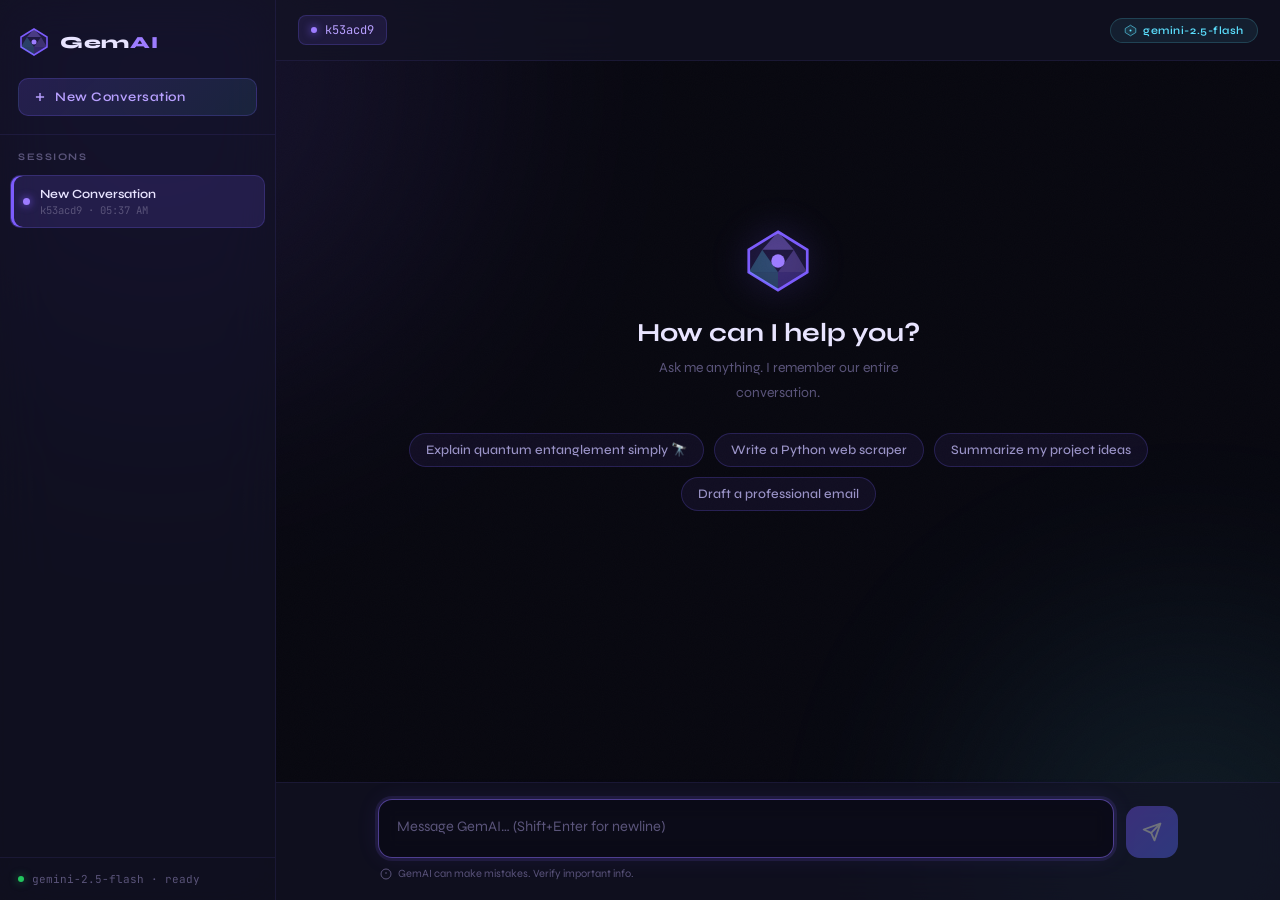
<file: index.html>
<!DOCTYPE html>
<html lang="en">
<head>
  <meta charset="UTF-8" />
  <meta name="viewport" content="width=device-width, initial-scale=1.0" />
  <title>GemAI — Gemini Chat</title>
  <link rel="stylesheet" href="style.css" />
  <link rel="preconnect" href="https://fonts.googleapis.com" />
  <link rel="preconnect" href="https://fonts.gstatic.com" crossorigin />
  <link href="https://fonts.googleapis.com/css2?family=Syne:wght@400;500;600;700;800&family=JetBrains+Mono:wght@300;400;500&display=swap" rel="stylesheet" />
</head>
<body>

  <!-- Ambient background orbs -->
  <div class="orb orb-1"></div>
  <div class="orb orb-2"></div>

  <div class="app-shell">

    <!-- ── SIDEBAR ── -->
    <aside class="sidebar" id="sidebar">
      <div class="sidebar-header">
        <div class="logo-mark">
          <div class="logo-gem">
            <svg width="32" height="32" viewBox="0 0 32 32" fill="none">
              <path d="M16 3L29 11V21L16 29L3 21V11L16 3Z" stroke="#7c5cfc" stroke-width="1.5" fill="rgba(124,92,252,.12)"/>
              <path d="M16 3L23 11H9L16 3Z" fill="rgba(157,124,255,.35)"/>
              <path d="M9 11L3 21H16L9 11Z" fill="rgba(92,224,255,.20)"/>
              <path d="M23 11L29 21H16L23 11Z" fill="rgba(157,124,255,.25)"/>
              <path d="M16 29L3 21H16V29Z" fill="rgba(92,224,255,.18)"/>
              <path d="M16 29L29 21H16V29Z" fill="rgba(124,92,252,.22)"/>
              <circle cx="16" cy="16" r="2.5" fill="#9d7cff"/>
            </svg>
          </div>
          <div class="logo-text">Gem<span>AI</span></div>
        </div>
        <button class="new-session-btn" id="newSessionBtn">
          <svg width="14" height="14" viewBox="0 0 24 24" fill="none" stroke="currentColor" stroke-width="2.5"><path d="M12 5v14M5 12h14"/></svg>
          New Conversation
        </button>
      </div>

      <div class="sidebar-label">Sessions</div>
      <div class="sessions-list" id="sessionsList"></div>

      <div class="sidebar-footer">
        <div class="status-dot"></div>
        gemini-2.5-flash · ready
      </div>
    </aside>

    <!-- Mobile overlay -->
    <div class="sidebar-overlay" id="sidebarOverlay"></div>

    <!-- ── MAIN ── -->
    <main class="chat-main">

      <!-- Top bar -->
      <header class="topbar">
        <button class="menu-toggle" id="menuToggle" aria-label="Toggle sidebar">
          <svg width="16" height="16" viewBox="0 0 24 24" fill="none" stroke="currentColor" stroke-width="2">
            <path d="M3 6h18M3 12h18M3 18h18"/>
          </svg>
        </button>
        <div class="session-badge">
          <div class="session-badge-dot"></div>
          <span id="sessionBadgeId">—</span>
        </div>
        <div class="topbar-right">
          <div class="model-pill">
            <svg width="13" height="13" viewBox="0 0 32 32" fill="none">
              <path d="M16 3L29 11V21L16 29L3 21V11L16 3Z" stroke="#5ce0ff" stroke-width="1.5" fill="rgba(92,224,255,.10)"/>
              <circle cx="16" cy="16" r="2.5" fill="#5ce0ff"/>
            </svg>
            gemini-2.5-flash
          </div>
        </div>
      </header>

      <!-- Messages area -->
      <div class="messages-area" id="messagesArea">
        <div class="messages-inner" id="messagesInner">

          <!-- Empty state -->
          <div class="empty-state" id="emptyState">
            <div class="empty-gem">
              <svg width="72" height="72" viewBox="0 0 32 32" fill="none" style="filter:drop-shadow(0 0 18px #7c5cfc66)">
                <path d="M16 3L29 11V21L16 29L3 21V11L16 3Z" stroke="#7c5cfc" stroke-width="1.2" fill="rgba(124,92,252,.10)"/>
                <path d="M16 3L23 11H9L16 3Z" fill="rgba(157,124,255,.40)"/>
                <path d="M9 11L3 21H16L9 11Z" fill="rgba(92,224,255,.25)"/>
                <path d="M23 11L29 21H16L23 11Z" fill="rgba(157,124,255,.30)"/>
                <path d="M16 29L3 21H16V29Z" fill="rgba(92,224,255,.22)"/>
                <path d="M16 29L29 21H16V29Z" fill="rgba(124,92,252,.28)"/>
                <circle cx="16" cy="16" r="3" fill="#9d7cff"/>
              </svg>
            </div>
            <div>
              <div class="empty-title">How can I help you?</div>
              <div class="empty-sub">Ask me anything. I remember our entire conversation.</div>
            </div>
            <div class="empty-chips">
              <button class="chip" data-prompt="Explain quantum entanglement simply 🔭">Explain quantum entanglement simply 🔭</button>
              <button class="chip" data-prompt="Write a Python web scraper">Write a Python web scraper</button>
              <button class="chip" data-prompt="Summarize my project ideas">Summarize my project ideas</button>
              <button class="chip" data-prompt="Draft a professional email">Draft a professional email</button>
            </div>
          </div>

          <div id="msgList"></div>
          <div id="messagesEnd"></div>
        </div>
      </div>

      <!-- Input bar -->
      <div class="input-bar">
        <div class="input-wrap">
          <div class="textarea-shell">
            <textarea
              id="chatInput"
              class="chat-textarea"
              placeholder="Message GemAI… (Shift+Enter for newline)"
              rows="1"
            ></textarea>
          </div>
          <button class="send-btn" id="sendBtn" disabled title="Send (Enter)">
            <svg width="20" height="20" viewBox="0 0 24 24" fill="none" stroke="white" stroke-width="2.2" stroke-linecap="round" stroke-linejoin="round">
              <path d="M22 2L11 13"/><path d="M22 2L15 22L11 13L2 9L22 2Z"/>
            </svg>
          </button>
        </div>
        <div class="input-footer">
          <svg width="12" height="12" viewBox="0 0 24 24" fill="none" stroke="currentColor" stroke-width="2"><circle cx="12" cy="12" r="10"/><path d="M12 8v4m0 4h.01"/></svg>
          GemAI can make mistakes. Verify important info.
        </div>
      </div>

    </main>
  </div>

  <script src="app.js"></script>
</body>
</html>
</file>
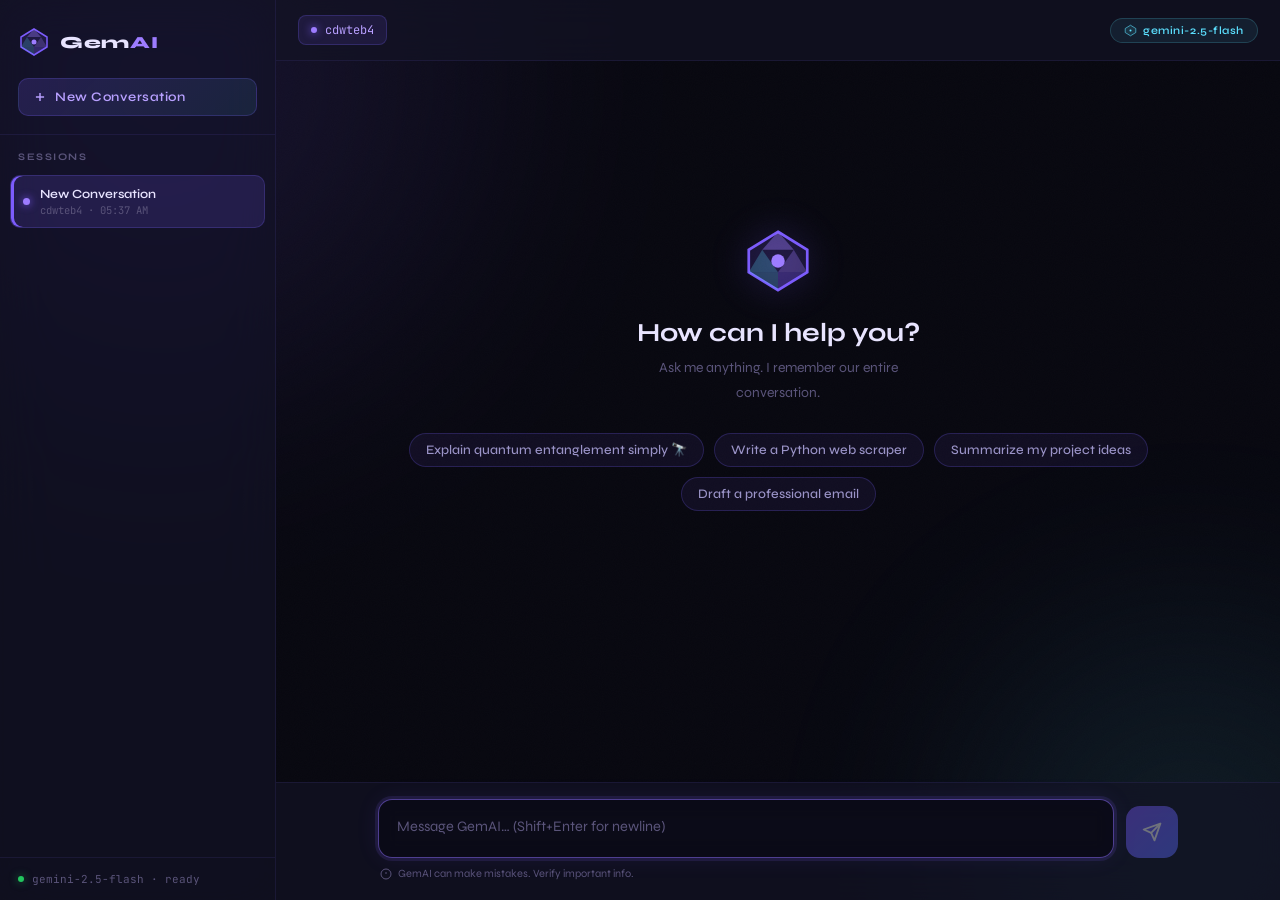
<file: static/index.html>
<!DOCTYPE html>
<html lang="en">
<head>
  <meta charset="UTF-8" />
  <meta name="viewport" content="width=device-width, initial-scale=1.0" />
  <title>GemAI — Gemini Chat</title>
  <link rel="stylesheet" href="/static/style.css" />
  <link rel="preconnect" href="https://fonts.googleapis.com" />
  <link rel="preconnect" href="https://fonts.gstatic.com" crossorigin />
  <link href="https://fonts.googleapis.com/css2?family=Syne:wght@400;500;600;700;800&family=JetBrains+Mono:wght@300;400;500&display=swap" rel="stylesheet" />
</head>
<body>

  <!-- Ambient background orbs -->
  <div class="orb orb-1"></div>
  <div class="orb orb-2"></div>

  <div class="app-shell">

    <!-- ── SIDEBAR ── -->
    <aside class="sidebar" id="sidebar">
      <div class="sidebar-header">
        <div class="logo-mark">
          <div class="logo-gem">
            <svg width="32" height="32" viewBox="0 0 32 32" fill="none">
              <path d="M16 3L29 11V21L16 29L3 21V11L16 3Z" stroke="#7c5cfc" stroke-width="1.5" fill="rgba(124,92,252,.12)"/>
              <path d="M16 3L23 11H9L16 3Z" fill="rgba(157,124,255,.35)"/>
              <path d="M9 11L3 21H16L9 11Z" fill="rgba(92,224,255,.20)"/>
              <path d="M23 11L29 21H16L23 11Z" fill="rgba(157,124,255,.25)"/>
              <path d="M16 29L3 21H16V29Z" fill="rgba(92,224,255,.18)"/>
              <path d="M16 29L29 21H16V29Z" fill="rgba(124,92,252,.22)"/>
              <circle cx="16" cy="16" r="2.5" fill="#9d7cff"/>
            </svg>
          </div>
          <div class="logo-text">Gem<span>AI</span></div>
        </div>
        <button class="new-session-btn" id="newSessionBtn">
          <svg width="14" height="14" viewBox="0 0 24 24" fill="none" stroke="currentColor" stroke-width="2.5"><path d="M12 5v14M5 12h14"/></svg>
          New Conversation
        </button>
      </div>

      <div class="sidebar-label">Sessions</div>
      <div class="sessions-list" id="sessionsList"></div>

      <div class="sidebar-footer">
        <div class="status-dot"></div>
        gemini-2.5-flash · ready
      </div>
    </aside>

    <!-- Mobile overlay -->
    <div class="sidebar-overlay" id="sidebarOverlay"></div>

    <!-- ── MAIN ── -->
    <main class="chat-main">

      <!-- Top bar -->
      <header class="topbar">
        <button class="menu-toggle" id="menuToggle" aria-label="Toggle sidebar">
          <svg width="16" height="16" viewBox="0 0 24 24" fill="none" stroke="currentColor" stroke-width="2">
            <path d="M3 6h18M3 12h18M3 18h18"/>
          </svg>
        </button>
        <div class="session-badge">
          <div class="session-badge-dot"></div>
          <span id="sessionBadgeId">—</span>
        </div>
        <div class="topbar-right">
          <div class="model-pill">
            <svg width="13" height="13" viewBox="0 0 32 32" fill="none">
              <path d="M16 3L29 11V21L16 29L3 21V11L16 3Z" stroke="#5ce0ff" stroke-width="1.5" fill="rgba(92,224,255,.10)"/>
              <circle cx="16" cy="16" r="2.5" fill="#5ce0ff"/>
            </svg>
            gemini-2.5-flash
          </div>
        </div>
      </header>

      <!-- Messages area -->
      <div class="messages-area" id="messagesArea">
        <div class="messages-inner" id="messagesInner">

          <!-- Empty state -->
          <div class="empty-state" id="emptyState">
            <div class="empty-gem">
              <svg width="72" height="72" viewBox="0 0 32 32" fill="none" style="filter:drop-shadow(0 0 18px #7c5cfc66)">
                <path d="M16 3L29 11V21L16 29L3 21V11L16 3Z" stroke="#7c5cfc" stroke-width="1.2" fill="rgba(124,92,252,.10)"/>
                <path d="M16 3L23 11H9L16 3Z" fill="rgba(157,124,255,.40)"/>
                <path d="M9 11L3 21H16L9 11Z" fill="rgba(92,224,255,.25)"/>
                <path d="M23 11L29 21H16L23 11Z" fill="rgba(157,124,255,.30)"/>
                <path d="M16 29L3 21H16V29Z" fill="rgba(92,224,255,.22)"/>
                <path d="M16 29L29 21H16V29Z" fill="rgba(124,92,252,.28)"/>
                <circle cx="16" cy="16" r="3" fill="#9d7cff"/>
              </svg>
            </div>
            <div>
              <div class="empty-title">How can I help you?</div>
              <div class="empty-sub">Ask me anything. I remember our entire conversation.</div>
            </div>
            <div class="empty-chips">
              <button class="chip" data-prompt="Explain quantum entanglement simply 🔭">Explain quantum entanglement simply 🔭</button>
              <button class="chip" data-prompt="Write a Python web scraper">Write a Python web scraper</button>
              <button class="chip" data-prompt="Summarize my project ideas">Summarize my project ideas</button>
              <button class="chip" data-prompt="Draft a professional email">Draft a professional email</button>
            </div>
          </div>

          <div id="msgList"></div>
          <div id="messagesEnd"></div>
        </div>
      </div>

      <!-- Input bar -->
      <div class="input-bar">
        <div class="input-wrap">
          <div class="textarea-shell">
            <textarea
              id="chatInput"
              class="chat-textarea"
              placeholder="Message GemAI… (Shift+Enter for newline)"
              rows="1"
            ></textarea>
          </div>
          <button class="send-btn" id="sendBtn" disabled title="Send (Enter)">
            <svg width="20" height="20" viewBox="0 0 24 24" fill="none" stroke="white" stroke-width="2.2" stroke-linecap="round" stroke-linejoin="round">
              <path d="M22 2L11 13"/><path d="M22 2L15 22L11 13L2 9L22 2Z"/>
            </svg>
          </button>
        </div>
        <div class="input-footer">
          <svg width="12" height="12" viewBox="0 0 24 24" fill="none" stroke="currentColor" stroke-width="2"><circle cx="12" cy="12" r="10"/><path d="M12 8v4m0 4h.01"/></svg>
          GemAI can make mistakes. Verify important info.
        </div>
      </div>

    </main>
  </div>

  <script src="/static/app.js"></script>
</body>
</html>
</file>
<file: style.css>
/* ═══════════════════════════════════════════════
   GemAI Chat — style.css
   Theme: Glassmorphism Dark · Violet/Cyan Accent
   Fonts: Syne (display) + JetBrains Mono (code)
═══════════════════════════════════════════════ */

/* ── Reset & Root ───────────────────────────── */
*, *::before, *::after {
  box-sizing: border-box;
  margin: 0;
  padding: 0;
}

:root {
  --bg-void:        #080810;
  --bg-deep:        #0d0d1a;
  --bg-surface:     #12121f;
  --bg-raised:      #1a1a2e;
  --bg-glass:       rgba(20, 20, 38, 0.68);
  --border-dim:     rgba(120, 100, 255, 0.10);
  --border-mid:     rgba(120, 100, 255, 0.22);
  --border-hot:     rgba(140, 110, 255, 0.52);
  --accent-core:    #7c5cfc;
  --accent-glow:    #9d7cff;
  --accent-bright:  #b8a0ff;
  --accent-cold:    #5ce0ff;
  --text-primary:   #e8e4ff;
  --text-secondary: #9b94c8;
  --text-muted:     #5a547a;
  --user-bubble:    rgba(124, 92, 252, 0.18);
  --bot-bubble:     rgba(20, 20, 38, 0.85);
  --scroll-thumb:   rgba(124, 92, 252, 0.30);
  --font-display:   'Syne', sans-serif;
  --font-mono:      'JetBrains Mono', monospace;
}

html, body {
  height: 100%;
  width: 100%;
  background: var(--bg-void);
  overflow: hidden;
}

body {
  font-family: var(--font-display);
  color: var(--text-primary);
  -webkit-font-smoothing: antialiased;
  -moz-osx-font-smoothing: grayscale;
}

/* Noise grain overlay */
body::before {
  content: '';
  position: fixed;
  inset: 0;
  z-index: 0;
  pointer-events: none;
  background-image: url("data:image/svg+xml,%3Csvg viewBox='0 0 200 200' xmlns='http://www.w3.org/2000/svg'%3E%3Cfilter id='n'%3E%3CfeTurbulence type='fractalNoise' baseFrequency='0.85' numOctaves='4' stitchTiles='stitch'/%3E%3C/filter%3E%3Crect width='100%25' height='100%25' filter='url(%23n)' opacity='0.04'/%3E%3C/svg%3E");
  background-size: 180px;
  opacity: 0.45;
}

/* ── Ambient Orbs ───────────────────────────── */
.orb {
  position: fixed;
  border-radius: 50%;
  pointer-events: none;
  filter: blur(130px);
  opacity: 0.11;
  animation: orbFloat 14s ease-in-out infinite;
  z-index: 0;
}

.orb-1 {
  width: 600px;
  height: 600px;
  background: var(--accent-core);
  top: -220px;
  left: -140px;
  animation-delay: 0s;
}

.orb-2 {
  width: 420px;
  height: 420px;
  background: var(--accent-cold);
  bottom: -160px;
  right: -120px;
  animation-delay: -6s;
}

@keyframes orbFloat {
  0%, 100% { transform: translateY(0px) scale(1); }
  50%       { transform: translateY(28px) scale(1.07); }
}

/* ── App Shell ──────────────────────────────── */
.app-shell {
  position: relative;
  z-index: 1;
  display: flex;
  height: 100vh;
  width: 100vw;
  overflow: hidden;
}

/* ── Sidebar ────────────────────────────────── */
.sidebar {
  width: 276px;
  min-width: 276px;
  background: var(--bg-glass);
  backdrop-filter: blur(26px) saturate(160%);
  -webkit-backdrop-filter: blur(26px) saturate(160%);
  border-right: 1px solid var(--border-dim);
  display: flex;
  flex-direction: column;
  transition: transform 0.32s cubic-bezier(0.4, 0, 0.2, 1);
  z-index: 10;
}

.sidebar-header {
  padding: 26px 18px 18px;
  border-bottom: 1px solid var(--border-dim);
  flex-shrink: 0;
}

.logo-mark {
  display: flex;
  align-items: center;
  gap: 10px;
  margin-bottom: 20px;
}

.logo-gem {
  width: 32px;
  height: 32px;
  flex-shrink: 0;
}

.logo-text {
  font-size: 17px;
  font-weight: 800;
  letter-spacing: 0.04em;
  color: var(--text-primary);
}

.logo-text span {
  color: var(--accent-glow);
}

.new-session-btn {
  width: 100%;
  padding: 10px 14px;
  background: linear-gradient(135deg, rgba(124, 92, 252, 0.18), rgba(92, 224, 255, 0.09));
  border: 1px solid var(--border-mid);
  border-radius: 10px;
  color: var(--accent-bright);
  font-family: var(--font-display);
  font-size: 13px;
  font-weight: 600;
  letter-spacing: 0.04em;
  cursor: pointer;
  display: flex;
  align-items: center;
  gap: 8px;
  transition: background 0.2s ease, border-color 0.2s ease, box-shadow 0.2s ease;
}

.new-session-btn:hover {
  background: linear-gradient(135deg, rgba(124, 92, 252, 0.32), rgba(92, 224, 255, 0.14));
  border-color: var(--border-hot);
  box-shadow: 0 0 18px rgba(124, 92, 252, 0.22);
}

.sidebar-label {
  padding: 16px 18px 8px;
  font-size: 10px;
  font-weight: 700;
  letter-spacing: 0.15em;
  color: var(--text-muted);
  text-transform: uppercase;
  flex-shrink: 0;
}

.sessions-list {
  flex: 1;
  overflow-y: auto;
  padding: 4px 10px 12px;
  scrollbar-width: thin;
  scrollbar-color: var(--scroll-thumb) transparent;
}

.sessions-list::-webkit-scrollbar { width: 4px; }
.sessions-list::-webkit-scrollbar-thumb {
  background: var(--scroll-thumb);
  border-radius: 4px;
}

/* Session item */
.session-item {
  padding: 10px 12px;
  border-radius: 10px;
  cursor: pointer;
  margin-bottom: 4px;
  display: flex;
  align-items: center;
  gap: 10px;
  border: 1px solid transparent;
  transition: background 0.18s ease, border-color 0.18s ease;
  animation: fadeSlideIn 0.28s cubic-bezier(0.16, 1, 0.3, 1) both;
}

@keyframes fadeSlideIn {
  from { opacity: 0; transform: translateX(-10px); }
  to   { opacity: 1; transform: translateX(0); }
}

.session-item:hover {
  background: rgba(124, 92, 252, 0.10);
  border-color: var(--border-dim);
}

.session-item.active {
  background: rgba(124, 92, 252, 0.16);
  border-color: var(--border-mid);
  box-shadow: inset 3px 0 0 var(--accent-core);
}

.session-dot {
  width: 7px;
  height: 7px;
  border-radius: 50%;
  background: var(--text-muted);
  flex-shrink: 0;
  transition: background 0.2s, box-shadow 0.2s;
}

.session-item.active .session-dot {
  background: var(--accent-glow);
  box-shadow: 0 0 8px var(--accent-core);
}

.session-info {
  flex: 1;
  min-width: 0;
}

.session-title {
  font-size: 12.5px;
  font-weight: 600;
  color: var(--text-secondary);
  white-space: nowrap;
  overflow: hidden;
  text-overflow: ellipsis;
}

.session-item.active .session-title {
  color: var(--text-primary);
}

.session-meta {
  font-size: 10.5px;
  color: var(--text-muted);
  margin-top: 2px;
  font-family: var(--font-mono);
}

.sidebar-footer {
  padding: 14px 18px;
  border-top: 1px solid var(--border-dim);
  font-size: 11px;
  color: var(--text-muted);
  font-family: var(--font-mono);
  display: flex;
  align-items: center;
  gap: 8px;
  flex-shrink: 0;
}

.status-dot {
  width: 6px;
  height: 6px;
  border-radius: 50%;
  background: #22c55e;
  box-shadow: 0 0 8px #22c55e99;
  flex-shrink: 0;
}

/* Mobile overlay */
.sidebar-overlay {
  display: none;
  position: fixed;
  inset: 0;
  z-index: 9;
  background: rgba(0, 0, 0, 0.60);
  backdrop-filter: blur(3px);
  -webkit-backdrop-filter: blur(3px);
}

.sidebar-overlay.visible {
  display: block;
}

/* ── Chat Main ──────────────────────────────── */
.chat-main {
  flex: 1;
  display: flex;
  flex-direction: column;
  min-width: 0;
  position: relative;
}

/* ── Topbar ─────────────────────────────────── */
.topbar {
  padding: 15px 22px;
  border-bottom: 1px solid var(--border-dim);
  background: var(--bg-glass);
  backdrop-filter: blur(20px);
  -webkit-backdrop-filter: blur(20px);
  display: flex;
  align-items: center;
  gap: 12px;
  flex-shrink: 0;
}

.menu-toggle {
  display: none;
  width: 36px;
  height: 36px;
  align-items: center;
  justify-content: center;
  background: transparent;
  border: 1px solid var(--border-dim);
  border-radius: 8px;
  cursor: pointer;
  color: var(--text-secondary);
  transition: border-color 0.2s, color 0.2s;
}

.menu-toggle:hover {
  border-color: var(--border-mid);
  color: var(--text-primary);
}

.session-badge {
  display: flex;
  align-items: center;
  gap: 8px;
  background: rgba(124, 92, 252, 0.12);
  border: 1px solid var(--border-mid);
  border-radius: 8px;
  padding: 6px 12px;
  font-size: 12px;
  font-family: var(--font-mono);
  color: var(--accent-bright);
}

.session-badge-dot {
  width: 6px;
  height: 6px;
  border-radius: 50%;
  background: var(--accent-glow);
  box-shadow: 0 0 8px var(--accent-core);
}

.topbar-right {
  margin-left: auto;
  display: flex;
  align-items: center;
  gap: 10px;
}

.model-pill {
  display: flex;
  align-items: center;
  gap: 6px;
  background: rgba(92, 224, 255, 0.08);
  border: 1px solid rgba(92, 224, 255, 0.18);
  border-radius: 20px;
  padding: 5px 13px;
  font-size: 11px;
  font-weight: 600;
  letter-spacing: 0.05em;
  color: var(--accent-cold);
}

/* ── Messages Area ──────────────────────────── */
.messages-area {
  flex: 1;
  overflow-y: auto;
  padding: 28px 0 10px;
  scrollbar-width: thin;
  scrollbar-color: var(--scroll-thumb) transparent;
}

.messages-area::-webkit-scrollbar { width: 5px; }
.messages-area::-webkit-scrollbar-thumb {
  background: var(--scroll-thumb);
  border-radius: 4px;
}

.messages-inner {
  max-width: 800px;
  margin: 0 auto;
  padding: 0 24px;
}

/* ── Empty State ────────────────────────────── */
.empty-state {
  display: flex;
  flex-direction: column;
  align-items: center;
  justify-content: center;
  min-height: 62vh;
  text-align: center;
  gap: 20px;
  animation: fadeUp 0.5s cubic-bezier(0.16, 1, 0.3, 1) both;
}

@keyframes fadeUp {
  from { opacity: 0; transform: translateY(20px); }
  to   { opacity: 1; transform: translateY(0); }
}

.empty-gem { width: 72px; height: 72px; }

.empty-title {
  font-size: 26px;
  font-weight: 700;
  color: var(--text-primary);
  margin-bottom: 8px;
}

.empty-sub {
  font-size: 14px;
  color: var(--text-muted);
  max-width: 320px;
  line-height: 1.75;
}

.empty-chips {
  display: flex;
  flex-wrap: wrap;
  gap: 10px;
  justify-content: center;
  margin-top: 8px;
}

.chip {
  padding: 8px 16px;
  border-radius: 20px;
  border: 1px solid var(--border-mid);
  background: rgba(124, 92, 252, 0.08);
  font-size: 13px;
  color: var(--text-secondary);
  cursor: pointer;
  font-family: var(--font-display);
  font-weight: 500;
  transition: border-color 0.2s, color 0.2s, background 0.2s;
}

.chip:hover {
  border-color: var(--border-hot);
  color: var(--accent-bright);
  background: rgba(124, 92, 252, 0.16);
}

/* ── Message Row ────────────────────────────── */
.msg-row {
  display: flex;
  gap: 14px;
  margin-bottom: 24px;
  animation: msgIn 0.38s cubic-bezier(0.16, 1, 0.3, 1) both;
}

@keyframes msgIn {
  from { opacity: 0; transform: translateY(14px); }
  to   { opacity: 1; transform: translateY(0); }
}

.msg-row.user {
  flex-direction: row-reverse;
}

/* Avatars */
.avatar {
  width: 36px;
  height: 36px;
  border-radius: 10px;
  flex-shrink: 0;
  display: flex;
  align-items: center;
  justify-content: center;
}

.avatar.bot {
  background: linear-gradient(135deg, rgba(124, 92, 252, 0.32), rgba(92, 224, 255, 0.18));
  border: 1px solid var(--border-mid);
  box-shadow: 0 0 16px rgba(124, 92, 252, 0.18);
}

.avatar.user {
  background: linear-gradient(135deg, rgba(92, 224, 255, 0.22), rgba(124, 92, 252, 0.18));
  border: 1px solid rgba(92, 224, 255, 0.22);
}

/* Bubble wrapper */
.bubble-wrap {
  flex: 1;
  min-width: 0;
  display: flex;
  flex-direction: column;
}

.msg-row.user .bubble-wrap {
  align-items: flex-end;
}

/* Bubbles */
.bubble {
  max-width: 84%;
  padding: 14px 18px;
  border-radius: 16px;
  line-height: 1.78;
  font-size: 14.5px;
  word-break: break-word;
}

.bubble.bot {
  background: var(--bot-bubble);
  border: 1px solid var(--border-dim);
  border-radius: 4px 16px 16px 16px;
  backdrop-filter: blur(12px);
  -webkit-backdrop-filter: blur(12px);
  color: var(--text-primary);
}

.bubble.user {
  background: var(--user-bubble);
  border: 1px solid var(--border-mid);
  border-radius: 16px 4px 16px 16px;
  color: var(--text-primary);
}

.msg-time {
  font-size: 10.5px;
  color: var(--text-muted);
  margin-top: 6px;
  font-family: var(--font-mono);
}

/* ── Markdown Styles (inside .bubble) ──────── */
.bubble p { margin-bottom: 10px; }
.bubble p:last-child { margin-bottom: 0; }

.bubble strong { color: var(--accent-bright); font-weight: 700; }
.bubble em { color: var(--accent-cold); font-style: italic; }

.bubble h1, .bubble h2, .bubble h3 {
  color: var(--accent-glow);
  margin: 14px 0 8px;
  font-weight: 700;
  line-height: 1.3;
}
.bubble h1 { font-size: 18px; }
.bubble h2 { font-size: 16px; }
.bubble h3 { font-size: 14.5px; }

.bubble ul, .bubble ol {
  padding-left: 20px;
  margin-bottom: 10px;
}
.bubble li { margin-bottom: 5px; }

.bubble a { color: var(--accent-cold); text-decoration: underline; }

.bubble blockquote {
  border-left: 3px solid var(--accent-core);
  padding-left: 14px;
  margin: 10px 0;
  color: var(--text-secondary);
  font-style: italic;
}

.bubble code {
  font-family: var(--font-mono);
  background: rgba(124, 92, 252, 0.15);
  border: 1px solid rgba(124, 92, 252, 0.22);
  padding: 2px 6px;
  border-radius: 5px;
  font-size: 13px;
  color: var(--accent-bright);
}

.bubble pre {
  background: rgba(6, 6, 14, 0.85);
  border: 1px solid var(--border-mid);
  border-radius: 10px;
  padding: 16px;
  margin: 10px 0;
  overflow-x: auto;
  position: relative;
  scrollbar-width: thin;
  scrollbar-color: var(--scroll-thumb) transparent;
}

.bubble pre::-webkit-scrollbar { height: 4px; }
.bubble pre::-webkit-scrollbar-thumb {
  background: var(--scroll-thumb);
  border-radius: 4px;
}

.bubble pre code {
  background: none;
  border: none;
  padding: 0;
  font-size: 13px;
  color: #c8c0ff;
  line-height: 1.72;
}

.pre-lang {
  position: absolute;
  top: 8px;
  right: 10px;
  font-size: 10px;
  font-family: var(--font-mono);
  color: var(--text-muted);
  text-transform: uppercase;
  letter-spacing: 0.09em;
}

/* ── Typing Indicator ───────────────────────── */
.typing-dots {
  display: flex;
  gap: 5px;
  align-items: center;
  padding: 4px 0;
}

.typing-dot {
  width: 7px;
  height: 7px;
  border-radius: 50%;
  background: var(--accent-glow);
  animation: dotBounce 1.2s ease-in-out infinite;
}

.typing-dot:nth-child(2) { animation-delay: 0.20s; }
.typing-dot:nth-child(3) { animation-delay: 0.40s; }

@keyframes dotBounce {
  0%, 80%, 100% { transform: translateY(0);   opacity: 0.45; }
  40%           { transform: translateY(-7px); opacity: 1; }
}

/* ── Cursor blink (typewriter) ──────────────── */
.cursor-blink::after {
  content: '▋';
  color: var(--accent-glow);
  animation: cursorBlink 0.8s step-end infinite;
  font-size: 0.8em;
  margin-left: 1px;
}

@keyframes cursorBlink {
  0%, 100% { opacity: 1; }
  50%       { opacity: 0; }
}

/* ── Input Bar ──────────────────────────────── */
.input-bar {
  padding: 16px 22px 20px;
  background: var(--bg-glass);
  backdrop-filter: blur(20px);
  -webkit-backdrop-filter: blur(20px);
  border-top: 1px solid var(--border-dim);
  flex-shrink: 0;
}

.input-wrap {
  max-width: 800px;
  margin: 0 auto;
  display: flex;
  gap: 12px;
  align-items: flex-end;
}

.textarea-shell {
  flex: 1;
  background: rgba(10, 10, 22, 0.82);
  border: 1px solid var(--border-mid);
  border-radius: 14px;
  transition: border-color 0.22s ease, box-shadow 0.22s ease;
  backdrop-filter: blur(10px);
  -webkit-backdrop-filter: blur(10px);
}

.textarea-shell:focus-within {
  border-color: var(--border-hot);
  box-shadow: 0 0 0 3px rgba(124, 92, 252, 0.12), 0 0 24px rgba(124, 92, 252, 0.09);
}

.chat-textarea {
  width: 100%;
  min-height: 52px;
  max-height: 180px;
  background: transparent;
  border: none;
  outline: none;
  resize: none;
  padding: 15px 18px;
  color: var(--text-primary);
  font-family: var(--font-display);
  font-size: 14.5px;
  line-height: 1.62;
  scrollbar-width: thin;
  scrollbar-color: var(--scroll-thumb) transparent;
  overflow-y: auto;
}

.chat-textarea::placeholder { color: var(--text-muted); }
.chat-textarea::-webkit-scrollbar { width: 4px; }
.chat-textarea::-webkit-scrollbar-thumb {
  background: var(--scroll-thumb);
  border-radius: 4px;
}

.send-btn {
  width: 52px;
  height: 52px;
  border-radius: 14px;
  flex-shrink: 0;
  background: linear-gradient(135deg, var(--accent-core), #5c6fff);
  border: none;
  cursor: pointer;
  display: flex;
  align-items: center;
  justify-content: center;
  transition: transform 0.18s ease, box-shadow 0.18s ease, opacity 0.18s ease;
  box-shadow: 0 4px 20px rgba(124, 92, 252, 0.38);
  color: white;
}

.send-btn:hover:not(:disabled) {
  transform: scale(1.06);
  box-shadow: 0 6px 28px rgba(124, 92, 252, 0.58);
}

.send-btn:active:not(:disabled) {
  transform: scale(0.95);
}

.send-btn:disabled {
  opacity: 0.40;
  cursor: not-allowed;
  transform: none;
  box-shadow: none;
}

.input-footer {
  max-width: 800px;
  margin: 9px auto 0;
  font-size: 11px;
  color: var(--text-muted);
  display: flex;
  align-items: center;
  gap: 6px;
  padding: 0 2px;
}

/* ── Responsive ─────────────────────────────── */
@media (max-width: 768px) {
  .sidebar {
    position: absolute;
    height: 100%;
    box-shadow: 6px 0 40px rgba(0, 0, 0, 0.65);
    transform: translateX(-100%);
  }

  .sidebar.open {
    transform: translateX(0);
  }

  .menu-toggle {
    display: flex;
  }

  .topbar {
    padding: 12px 16px;
  }

  .messages-inner {
    padding: 0 14px;
  }

  .input-bar {
    padding: 12px 14px 16px;
  }

  .bubble {
    max-width: 94%;
  }

  .empty-title {
    font-size: 21px;
  }
}

@media (max-width: 480px) {
  .model-pill { display: none; }
  .empty-chips { gap: 8px; }
  .chip { font-size: 12px; padding: 7px 13px; }
  .empty-title { font-size: 19px; }
}
</file>
<file: static/style.css>
/* ═══════════════════════════════════════════════
   GemAI Chat — style.css
   Theme: Glassmorphism Dark · Violet/Cyan Accent
   Fonts: Syne (display) + JetBrains Mono (code)
═══════════════════════════════════════════════ */

/* ── Reset & Root ───────────────────────────── */
*, *::before, *::after {
  box-sizing: border-box;
  margin: 0;
  padding: 0;
}

:root {
  --bg-void:        #080810;
  --bg-deep:        #0d0d1a;
  --bg-surface:     #12121f;
  --bg-raised:      #1a1a2e;
  --bg-glass:       rgba(20, 20, 38, 0.68);
  --border-dim:     rgba(120, 100, 255, 0.10);
  --border-mid:     rgba(120, 100, 255, 0.22);
  --border-hot:     rgba(140, 110, 255, 0.52);
  --accent-core:    #7c5cfc;
  --accent-glow:    #9d7cff;
  --accent-bright:  #b8a0ff;
  --accent-cold:    #5ce0ff;
  --text-primary:   #e8e4ff;
  --text-secondary: #9b94c8;
  --text-muted:     #5a547a;
  --user-bubble:    rgba(124, 92, 252, 0.18);
  --bot-bubble:     rgba(20, 20, 38, 0.85);
  --scroll-thumb:   rgba(124, 92, 252, 0.30);
  --font-display:   'Syne', sans-serif;
  --font-mono:      'JetBrains Mono', monospace;
}

html, body {
  height: 100%;
  width: 100%;
  background: var(--bg-void);
  overflow: hidden;
}

body {
  font-family: var(--font-display);
  color: var(--text-primary);
  -webkit-font-smoothing: antialiased;
  -moz-osx-font-smoothing: grayscale;
}

/* Noise grain overlay */
body::before {
  content: '';
  position: fixed;
  inset: 0;
  z-index: 0;
  pointer-events: none;
  background-image: url("data:image/svg+xml,%3Csvg viewBox='0 0 200 200' xmlns='http://www.w3.org/2000/svg'%3E%3Cfilter id='n'%3E%3CfeTurbulence type='fractalNoise' baseFrequency='0.85' numOctaves='4' stitchTiles='stitch'/%3E%3C/filter%3E%3Crect width='100%25' height='100%25' filter='url(%23n)' opacity='0.04'/%3E%3C/svg%3E");
  background-size: 180px;
  opacity: 0.45;
}

/* ── Ambient Orbs ───────────────────────────── */
.orb {
  position: fixed;
  border-radius: 50%;
  pointer-events: none;
  filter: blur(130px);
  opacity: 0.11;
  animation: orbFloat 14s ease-in-out infinite;
  z-index: 0;
}

.orb-1 {
  width: 600px;
  height: 600px;
  background: var(--accent-core);
  top: -220px;
  left: -140px;
  animation-delay: 0s;
}

.orb-2 {
  width: 420px;
  height: 420px;
  background: var(--accent-cold);
  bottom: -160px;
  right: -120px;
  animation-delay: -6s;
}

@keyframes orbFloat {
  0%, 100% { transform: translateY(0px) scale(1); }
  50%       { transform: translateY(28px) scale(1.07); }
}

/* ── App Shell ──────────────────────────────── */
.app-shell {
  position: relative;
  z-index: 1;
  display: flex;
  height: 100vh;
  width: 100vw;
  overflow: hidden;
}

/* ── Sidebar ────────────────────────────────── */
.sidebar {
  width: 276px;
  min-width: 276px;
  background: var(--bg-glass);
  backdrop-filter: blur(26px) saturate(160%);
  -webkit-backdrop-filter: blur(26px) saturate(160%);
  border-right: 1px solid var(--border-dim);
  display: flex;
  flex-direction: column;
  transition: transform 0.32s cubic-bezier(0.4, 0, 0.2, 1);
  z-index: 10;
}

.sidebar-header {
  padding: 26px 18px 18px;
  border-bottom: 1px solid var(--border-dim);
  flex-shrink: 0;
}

.logo-mark {
  display: flex;
  align-items: center;
  gap: 10px;
  margin-bottom: 20px;
}

.logo-gem {
  width: 32px;
  height: 32px;
  flex-shrink: 0;
}

.logo-text {
  font-size: 17px;
  font-weight: 800;
  letter-spacing: 0.04em;
  color: var(--text-primary);
}

.logo-text span {
  color: var(--accent-glow);
}

.new-session-btn {
  width: 100%;
  padding: 10px 14px;
  background: linear-gradient(135deg, rgba(124, 92, 252, 0.18), rgba(92, 224, 255, 0.09));
  border: 1px solid var(--border-mid);
  border-radius: 10px;
  color: var(--accent-bright);
  font-family: var(--font-display);
  font-size: 13px;
  font-weight: 600;
  letter-spacing: 0.04em;
  cursor: pointer;
  display: flex;
  align-items: center;
  gap: 8px;
  transition: background 0.2s ease, border-color 0.2s ease, box-shadow 0.2s ease;
}

.new-session-btn:hover {
  background: linear-gradient(135deg, rgba(124, 92, 252, 0.32), rgba(92, 224, 255, 0.14));
  border-color: var(--border-hot);
  box-shadow: 0 0 18px rgba(124, 92, 252, 0.22);
}

.sidebar-label {
  padding: 16px 18px 8px;
  font-size: 10px;
  font-weight: 700;
  letter-spacing: 0.15em;
  color: var(--text-muted);
  text-transform: uppercase;
  flex-shrink: 0;
}

.sessions-list {
  flex: 1;
  overflow-y: auto;
  padding: 4px 10px 12px;
  scrollbar-width: thin;
  scrollbar-color: var(--scroll-thumb) transparent;
}

.sessions-list::-webkit-scrollbar { width: 4px; }
.sessions-list::-webkit-scrollbar-thumb {
  background: var(--scroll-thumb);
  border-radius: 4px;
}

/* Session item */
.session-item {
  padding: 10px 12px;
  border-radius: 10px;
  cursor: pointer;
  margin-bottom: 4px;
  display: flex;
  align-items: center;
  gap: 10px;
  border: 1px solid transparent;
  transition: background 0.18s ease, border-color 0.18s ease;
  animation: fadeSlideIn 0.28s cubic-bezier(0.16, 1, 0.3, 1) both;
}

@keyframes fadeSlideIn {
  from { opacity: 0; transform: translateX(-10px); }
  to   { opacity: 1; transform: translateX(0); }
}

.session-item:hover {
  background: rgba(124, 92, 252, 0.10);
  border-color: var(--border-dim);
}

.session-item.active {
  background: rgba(124, 92, 252, 0.16);
  border-color: var(--border-mid);
  box-shadow: inset 3px 0 0 var(--accent-core);
}

.session-dot {
  width: 7px;
  height: 7px;
  border-radius: 50%;
  background: var(--text-muted);
  flex-shrink: 0;
  transition: background 0.2s, box-shadow 0.2s;
}

.session-item.active .session-dot {
  background: var(--accent-glow);
  box-shadow: 0 0 8px var(--accent-core);
}

.session-info {
  flex: 1;
  min-width: 0;
}

.session-title {
  font-size: 12.5px;
  font-weight: 600;
  color: var(--text-secondary);
  white-space: nowrap;
  overflow: hidden;
  text-overflow: ellipsis;
}

.session-item.active .session-title {
  color: var(--text-primary);
}

.session-meta {
  font-size: 10.5px;
  color: var(--text-muted);
  margin-top: 2px;
  font-family: var(--font-mono);
}

.sidebar-footer {
  padding: 14px 18px;
  border-top: 1px solid var(--border-dim);
  font-size: 11px;
  color: var(--text-muted);
  font-family: var(--font-mono);
  display: flex;
  align-items: center;
  gap: 8px;
  flex-shrink: 0;
}

.status-dot {
  width: 6px;
  height: 6px;
  border-radius: 50%;
  background: #22c55e;
  box-shadow: 0 0 8px #22c55e99;
  flex-shrink: 0;
}

/* Mobile overlay */
.sidebar-overlay {
  display: none;
  position: fixed;
  inset: 0;
  z-index: 9;
  background: rgba(0, 0, 0, 0.60);
  backdrop-filter: blur(3px);
  -webkit-backdrop-filter: blur(3px);
}

.sidebar-overlay.visible {
  display: block;
}

/* ── Chat Main ──────────────────────────────── */
.chat-main {
  flex: 1;
  display: flex;
  flex-direction: column;
  min-width: 0;
  position: relative;
}

/* ── Topbar ─────────────────────────────────── */
.topbar {
  padding: 15px 22px;
  border-bottom: 1px solid var(--border-dim);
  background: var(--bg-glass);
  backdrop-filter: blur(20px);
  -webkit-backdrop-filter: blur(20px);
  display: flex;
  align-items: center;
  gap: 12px;
  flex-shrink: 0;
}

.menu-toggle {
  display: none;
  width: 36px;
  height: 36px;
  align-items: center;
  justify-content: center;
  background: transparent;
  border: 1px solid var(--border-dim);
  border-radius: 8px;
  cursor: pointer;
  color: var(--text-secondary);
  transition: border-color 0.2s, color 0.2s;
}

.menu-toggle:hover {
  border-color: var(--border-mid);
  color: var(--text-primary);
}

.session-badge {
  display: flex;
  align-items: center;
  gap: 8px;
  background: rgba(124, 92, 252, 0.12);
  border: 1px solid var(--border-mid);
  border-radius: 8px;
  padding: 6px 12px;
  font-size: 12px;
  font-family: var(--font-mono);
  color: var(--accent-bright);
}

.session-badge-dot {
  width: 6px;
  height: 6px;
  border-radius: 50%;
  background: var(--accent-glow);
  box-shadow: 0 0 8px var(--accent-core);
}

.topbar-right {
  margin-left: auto;
  display: flex;
  align-items: center;
  gap: 10px;
}

.model-pill {
  display: flex;
  align-items: center;
  gap: 6px;
  background: rgba(92, 224, 255, 0.08);
  border: 1px solid rgba(92, 224, 255, 0.18);
  border-radius: 20px;
  padding: 5px 13px;
  font-size: 11px;
  font-weight: 600;
  letter-spacing: 0.05em;
  color: var(--accent-cold);
}

/* ── Messages Area ──────────────────────────── */
.messages-area {
  flex: 1;
  overflow-y: auto;
  padding: 28px 0 10px;
  scrollbar-width: thin;
  scrollbar-color: var(--scroll-thumb) transparent;
}

.messages-area::-webkit-scrollbar { width: 5px; }
.messages-area::-webkit-scrollbar-thumb {
  background: var(--scroll-thumb);
  border-radius: 4px;
}

.messages-inner {
  max-width: 800px;
  margin: 0 auto;
  padding: 0 24px;
}

/* ── Empty State ────────────────────────────── */
.empty-state {
  display: flex;
  flex-direction: column;
  align-items: center;
  justify-content: center;
  min-height: 62vh;
  text-align: center;
  gap: 20px;
  animation: fadeUp 0.5s cubic-bezier(0.16, 1, 0.3, 1) both;
}

@keyframes fadeUp {
  from { opacity: 0; transform: translateY(20px); }
  to   { opacity: 1; transform: translateY(0); }
}

.empty-gem { width: 72px; height: 72px; }

.empty-title {
  font-size: 26px;
  font-weight: 700;
  color: var(--text-primary);
  margin-bottom: 8px;
}

.empty-sub {
  font-size: 14px;
  color: var(--text-muted);
  max-width: 320px;
  line-height: 1.75;
}

.empty-chips {
  display: flex;
  flex-wrap: wrap;
  gap: 10px;
  justify-content: center;
  margin-top: 8px;
}

.chip {
  padding: 8px 16px;
  border-radius: 20px;
  border: 1px solid var(--border-mid);
  background: rgba(124, 92, 252, 0.08);
  font-size: 13px;
  color: var(--text-secondary);
  cursor: pointer;
  font-family: var(--font-display);
  font-weight: 500;
  transition: border-color 0.2s, color 0.2s, background 0.2s;
}

.chip:hover {
  border-color: var(--border-hot);
  color: var(--accent-bright);
  background: rgba(124, 92, 252, 0.16);
}

/* ── Message Row ────────────────────────────── */
.msg-row {
  display: flex;
  gap: 14px;
  margin-bottom: 24px;
  animation: msgIn 0.38s cubic-bezier(0.16, 1, 0.3, 1) both;
}

@keyframes msgIn {
  from { opacity: 0; transform: translateY(14px); }
  to   { opacity: 1; transform: translateY(0); }
}

.msg-row.user {
  flex-direction: row-reverse;
}

/* Avatars */
.avatar {
  width: 36px;
  height: 36px;
  border-radius: 10px;
  flex-shrink: 0;
  display: flex;
  align-items: center;
  justify-content: center;
}

.avatar.bot {
  background: linear-gradient(135deg, rgba(124, 92, 252, 0.32), rgba(92, 224, 255, 0.18));
  border: 1px solid var(--border-mid);
  box-shadow: 0 0 16px rgba(124, 92, 252, 0.18);
}

.avatar.user {
  background: linear-gradient(135deg, rgba(92, 224, 255, 0.22), rgba(124, 92, 252, 0.18));
  border: 1px solid rgba(92, 224, 255, 0.22);
}

/* Bubble wrapper */
.bubble-wrap {
  flex: 1;
  min-width: 0;
  display: flex;
  flex-direction: column;
}

.msg-row.user .bubble-wrap {
  align-items: flex-end;
}

/* Bubbles */
.bubble {
  max-width: 84%;
  padding: 14px 18px;
  border-radius: 16px;
  line-height: 1.78;
  font-size: 14.5px;
  word-break: break-word;
}

.bubble.bot {
  background: var(--bot-bubble);
  border: 1px solid var(--border-dim);
  border-radius: 4px 16px 16px 16px;
  backdrop-filter: blur(12px);
  -webkit-backdrop-filter: blur(12px);
  color: var(--text-primary);
}

.bubble.user {
  background: var(--user-bubble);
  border: 1px solid var(--border-mid);
  border-radius: 16px 4px 16px 16px;
  color: var(--text-primary);
}

.msg-time {
  font-size: 10.5px;
  color: var(--text-muted);
  margin-top: 6px;
  font-family: var(--font-mono);
}

/* ── Markdown Styles (inside .bubble) ──────── */
.bubble p { margin-bottom: 10px; }
.bubble p:last-child { margin-bottom: 0; }

.bubble strong { color: var(--accent-bright); font-weight: 700; }
.bubble em { color: var(--accent-cold); font-style: italic; }

.bubble h1, .bubble h2, .bubble h3 {
  color: var(--accent-glow);
  margin: 14px 0 8px;
  font-weight: 700;
  line-height: 1.3;
}
.bubble h1 { font-size: 18px; }
.bubble h2 { font-size: 16px; }
.bubble h3 { font-size: 14.5px; }

.bubble ul, .bubble ol {
  padding-left: 20px;
  margin-bottom: 10px;
}
.bubble li { margin-bottom: 5px; }

.bubble a { color: var(--accent-cold); text-decoration: underline; }

.bubble blockquote {
  border-left: 3px solid var(--accent-core);
  padding-left: 14px;
  margin: 10px 0;
  color: var(--text-secondary);
  font-style: italic;
}

.bubble code {
  font-family: var(--font-mono);
  background: rgba(124, 92, 252, 0.15);
  border: 1px solid rgba(124, 92, 252, 0.22);
  padding: 2px 6px;
  border-radius: 5px;
  font-size: 13px;
  color: var(--accent-bright);
}

.bubble pre {
  background: rgba(6, 6, 14, 0.85);
  border: 1px solid var(--border-mid);
  border-radius: 10px;
  padding: 16px;
  margin: 10px 0;
  overflow-x: auto;
  position: relative;
  scrollbar-width: thin;
  scrollbar-color: var(--scroll-thumb) transparent;
}

.bubble pre::-webkit-scrollbar { height: 4px; }
.bubble pre::-webkit-scrollbar-thumb {
  background: var(--scroll-thumb);
  border-radius: 4px;
}

.bubble pre code {
  background: none;
  border: none;
  padding: 0;
  font-size: 13px;
  color: #c8c0ff;
  line-height: 1.72;
}

.pre-lang {
  position: absolute;
  top: 8px;
  right: 10px;
  font-size: 10px;
  font-family: var(--font-mono);
  color: var(--text-muted);
  text-transform: uppercase;
  letter-spacing: 0.09em;
}

/* ── Typing Indicator ───────────────────────── */
.typing-dots {
  display: flex;
  gap: 5px;
  align-items: center;
  padding: 4px 0;
}

.typing-dot {
  width: 7px;
  height: 7px;
  border-radius: 50%;
  background: var(--accent-glow);
  animation: dotBounce 1.2s ease-in-out infinite;
}

.typing-dot:nth-child(2) { animation-delay: 0.20s; }
.typing-dot:nth-child(3) { animation-delay: 0.40s; }

@keyframes dotBounce {
  0%, 80%, 100% { transform: translateY(0);   opacity: 0.45; }
  40%           { transform: translateY(-7px); opacity: 1; }
}

/* ── Cursor blink (typewriter) ──────────────── */
.cursor-blink::after {
  content: '▋';
  color: var(--accent-glow);
  animation: cursorBlink 0.8s step-end infinite;
  font-size: 0.8em;
  margin-left: 1px;
}

@keyframes cursorBlink {
  0%, 100% { opacity: 1; }
  50%       { opacity: 0; }
}

/* ── Input Bar ──────────────────────────────── */
.input-bar {
  padding: 16px 22px 20px;
  background: var(--bg-glass);
  backdrop-filter: blur(20px);
  -webkit-backdrop-filter: blur(20px);
  border-top: 1px solid var(--border-dim);
  flex-shrink: 0;
}

.input-wrap {
  max-width: 800px;
  margin: 0 auto;
  display: flex;
  gap: 12px;
  align-items: flex-end;
}

.textarea-shell {
  flex: 1;
  background: rgba(10, 10, 22, 0.82);
  border: 1px solid var(--border-mid);
  border-radius: 14px;
  transition: border-color 0.22s ease, box-shadow 0.22s ease;
  backdrop-filter: blur(10px);
  -webkit-backdrop-filter: blur(10px);
}

.textarea-shell:focus-within {
  border-color: var(--border-hot);
  box-shadow: 0 0 0 3px rgba(124, 92, 252, 0.12), 0 0 24px rgba(124, 92, 252, 0.09);
}

.chat-textarea {
  width: 100%;
  min-height: 52px;
  max-height: 180px;
  background: transparent;
  border: none;
  outline: none;
  resize: none;
  padding: 15px 18px;
  color: var(--text-primary);
  font-family: var(--font-display);
  font-size: 14.5px;
  line-height: 1.62;
  scrollbar-width: thin;
  scrollbar-color: var(--scroll-thumb) transparent;
  overflow-y: auto;
}

.chat-textarea::placeholder { color: var(--text-muted); }
.chat-textarea::-webkit-scrollbar { width: 4px; }
.chat-textarea::-webkit-scrollbar-thumb {
  background: var(--scroll-thumb);
  border-radius: 4px;
}

.send-btn {
  width: 52px;
  height: 52px;
  border-radius: 14px;
  flex-shrink: 0;
  background: linear-gradient(135deg, var(--accent-core), #5c6fff);
  border: none;
  cursor: pointer;
  display: flex;
  align-items: center;
  justify-content: center;
  transition: transform 0.18s ease, box-shadow 0.18s ease, opacity 0.18s ease;
  box-shadow: 0 4px 20px rgba(124, 92, 252, 0.38);
  color: white;
}

.send-btn:hover:not(:disabled) {
  transform: scale(1.06);
  box-shadow: 0 6px 28px rgba(124, 92, 252, 0.58);
}

.send-btn:active:not(:disabled) {
  transform: scale(0.95);
}

.send-btn:disabled {
  opacity: 0.40;
  cursor: not-allowed;
  transform: none;
  box-shadow: none;
}

.input-footer {
  max-width: 800px;
  margin: 9px auto 0;
  font-size: 11px;
  color: var(--text-muted);
  display: flex;
  align-items: center;
  gap: 6px;
  padding: 0 2px;
}

/* ── Responsive ─────────────────────────────── */
@media (max-width: 768px) {
  .sidebar {
    position: absolute;
    height: 100%;
    box-shadow: 6px 0 40px rgba(0, 0, 0, 0.65);
    transform: translateX(-100%);
  }

  .sidebar.open {
    transform: translateX(0);
  }

  .menu-toggle {
    display: flex;
  }

  .topbar {
    padding: 12px 16px;
  }

  .messages-inner {
    padding: 0 14px;
  }

  .input-bar {
    padding: 12px 14px 16px;
  }

  .bubble {
    max-width: 94%;
  }

  .empty-title {
    font-size: 21px;
  }
}

@media (max-width: 480px) {
  .model-pill { display: none; }
  .empty-chips { gap: 8px; }
  .chip { font-size: 12px; padding: 7px 13px; }
  .empty-title { font-size: 19px; }
}
</file>
